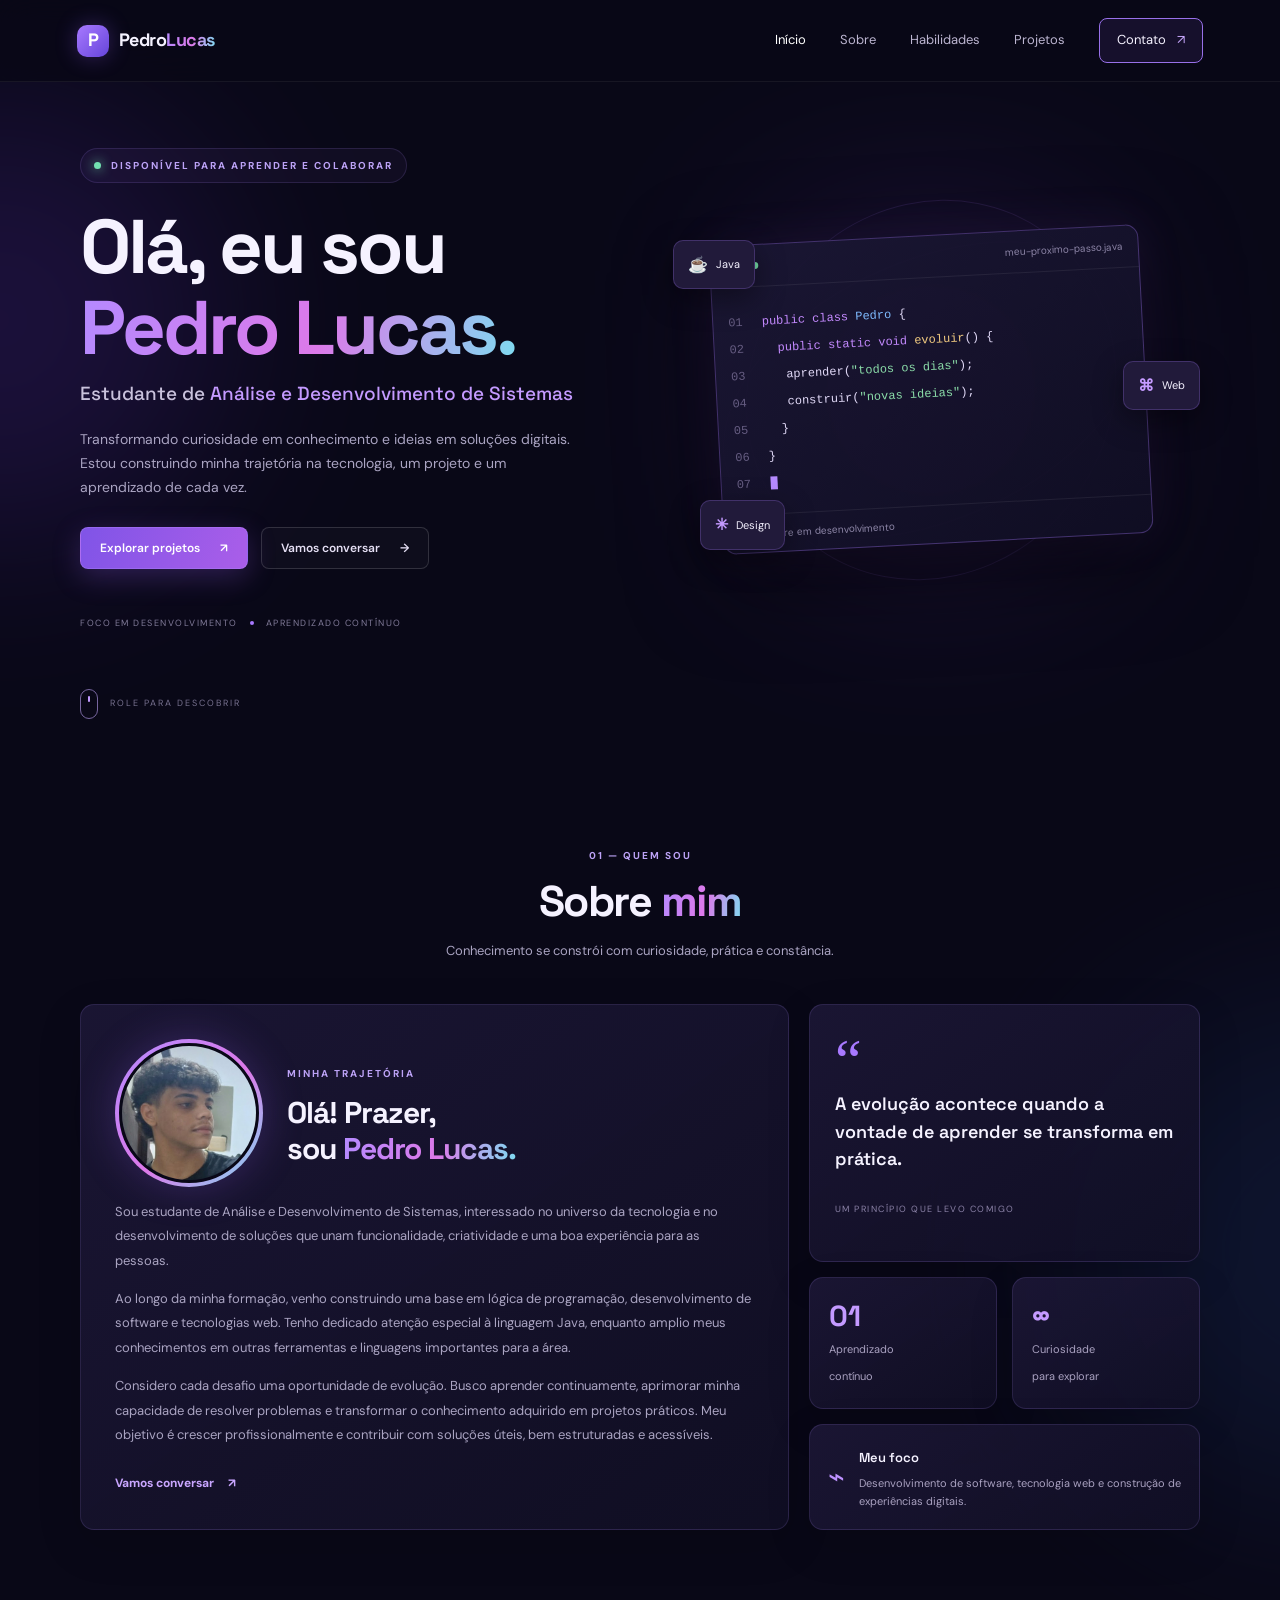
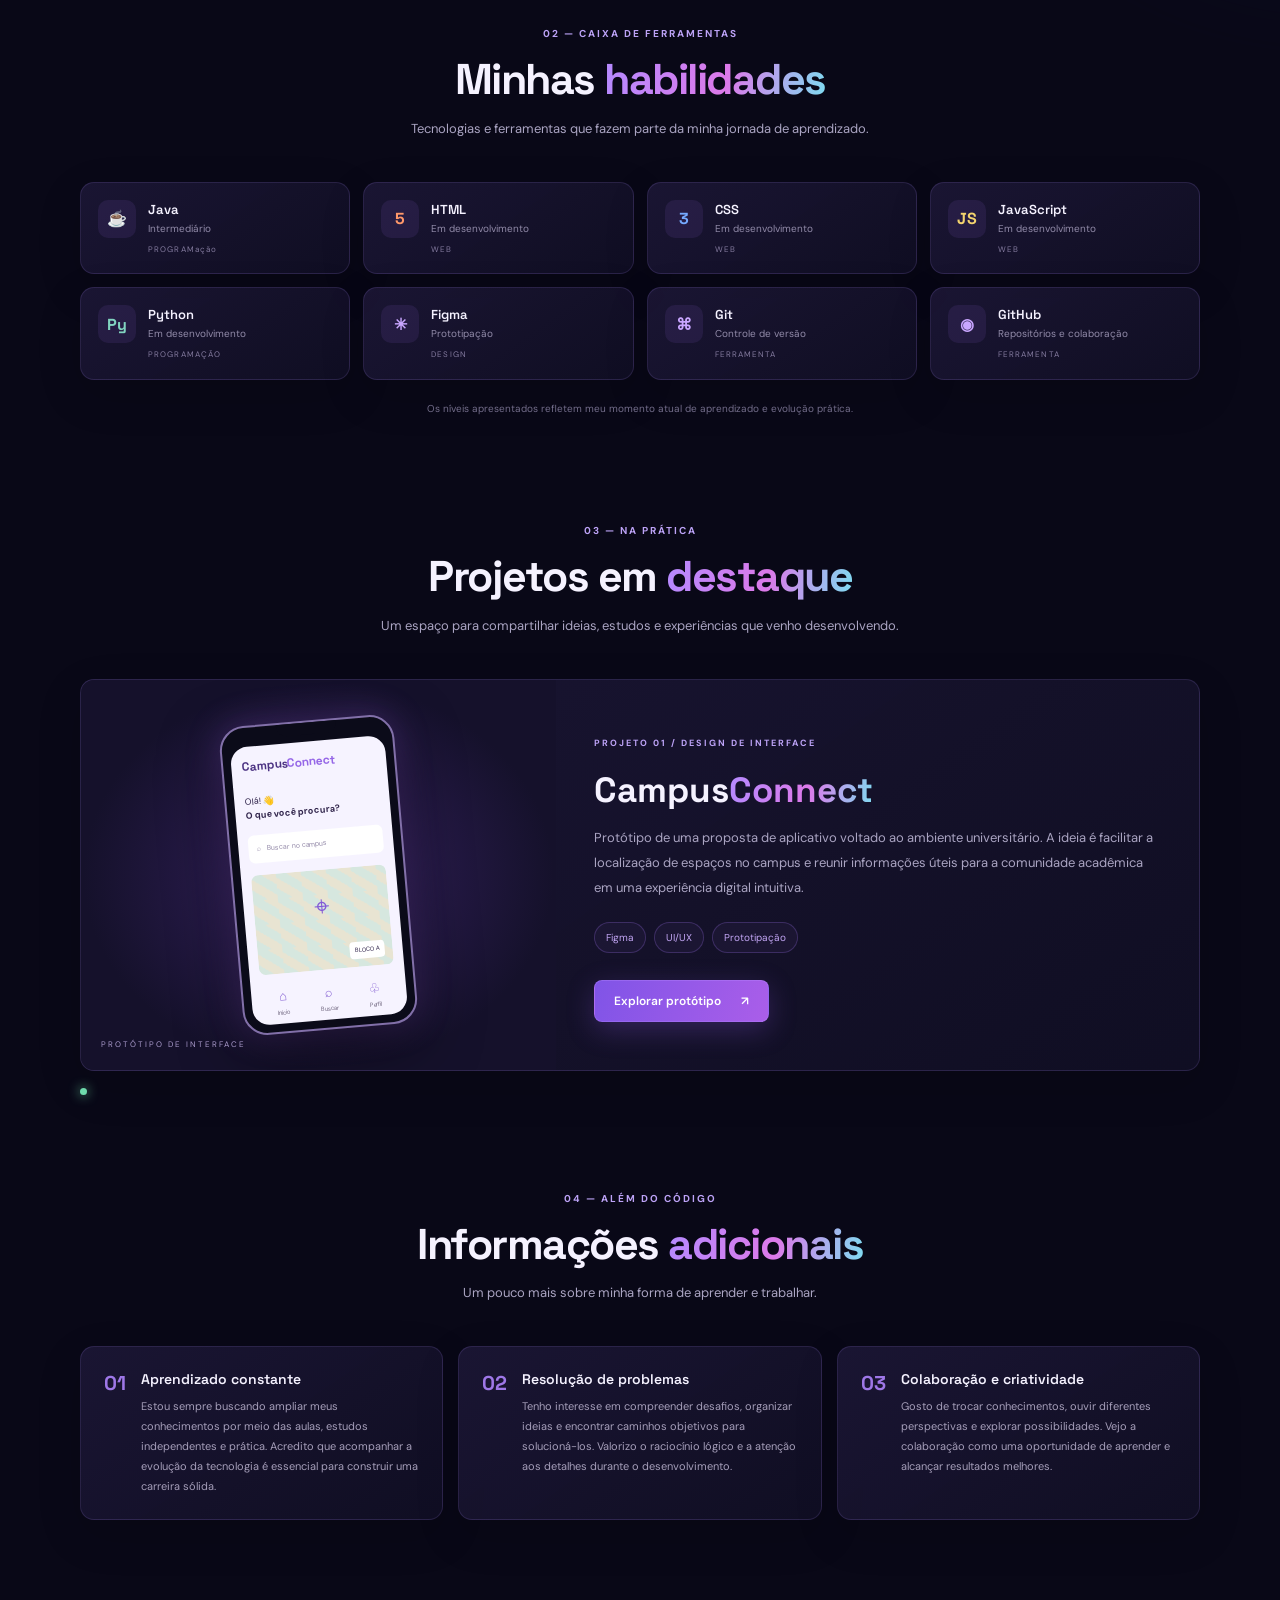
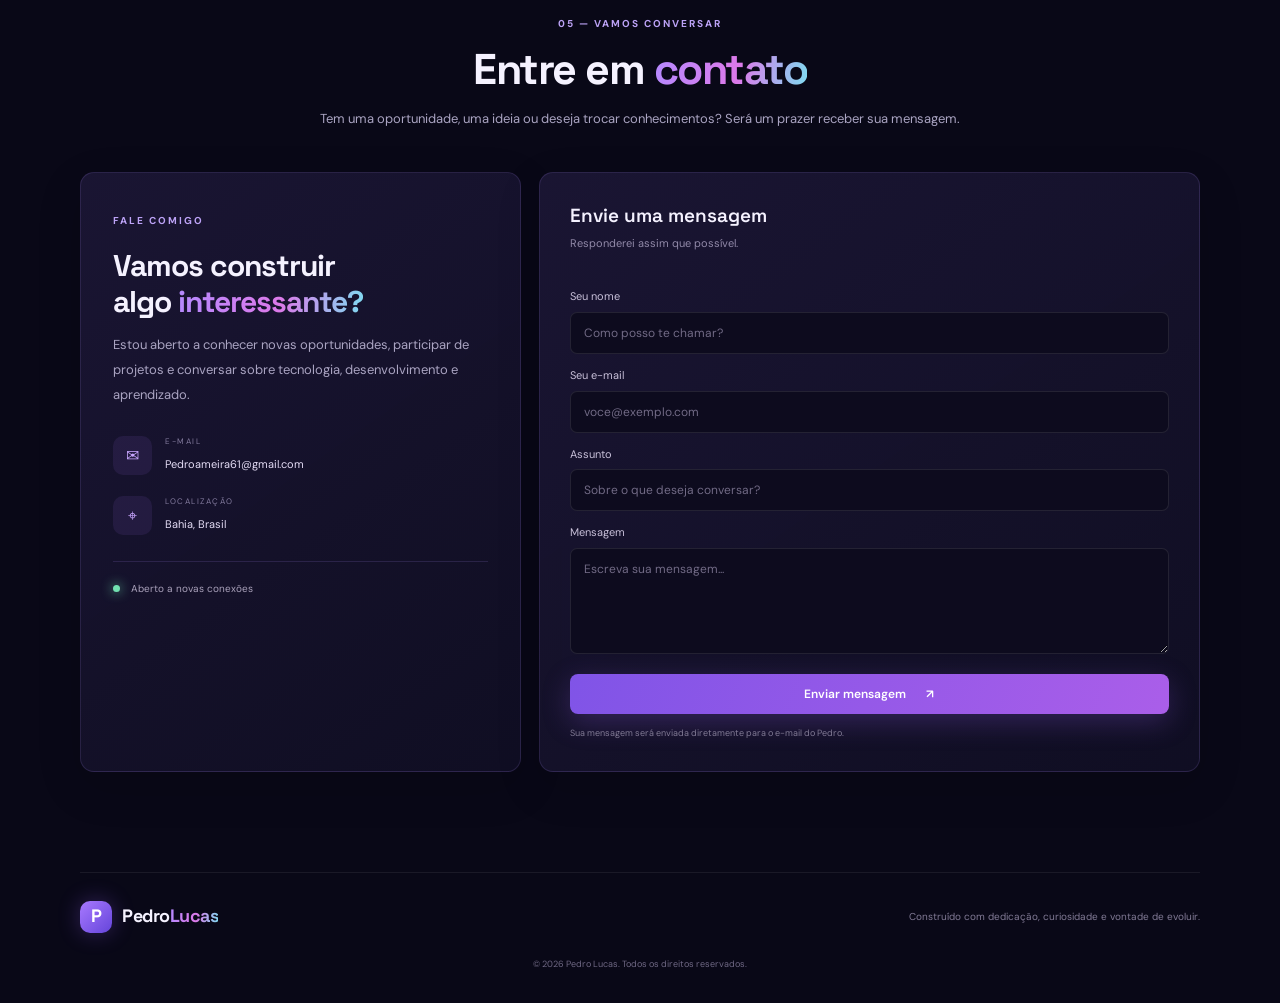
<file: index.html>
<!DOCTYPE html>
<html lang="pt-BR">
<head>
  <meta charset="UTF-8">
  <meta name="viewport" content="width=device-width, initial-scale=1.0">
  <meta name="theme-color" content="#090817">
  <meta name="description" content="Portfólio de Pedro Lucas, estudante de Análise e Desenvolvimento de Sistemas.">
  <title>Pedro Lucas | Portfólio</title>
  <link rel="preconnect" href="https://fonts.googleapis.com">
  <link rel="preconnect" href="https://fonts.gstatic.com" crossorigin>
  <link href="https://fonts.googleapis.com/css2?family=DM+Sans:wght@400;500;600;700&family=Space+Grotesk:wght@400;500;600;700&display=swap" rel="stylesheet">
  <link rel="stylesheet" href="style.css">
  <script src="script.js" defer></script>
</head>
<body>
  <div class="ambient ambient-one"></div>
  <div class="ambient ambient-two"></div>
  <header class="site-header">
    <a class="brand" href="#inicio" aria-label="Pedro Lucas, início"><span class="brand-mark">P</span><span>Pedro<span class="accent">Lucas</span></span></a>
    <button class="menu-toggle" aria-label="Abrir menu" aria-expanded="false" aria-controls="main-nav"><span></span><span></span><span></span></button>
    <nav id="main-nav" class="main-nav">
      <a class="nav-link active" href="#inicio">Início</a>
      <a class="nav-link" href="#sobre">Sobre</a>
      <a class="nav-link" href="#habilidades">Habilidades</a>
      <a class="nav-link" href="#projetos">Projetos</a>
      <a class="nav-contact" href="#contato">Contato <span>↗</span></a>
    </nav>
  </header>

  <main>
    <section class="hero section-shell" id="inicio">
      <div class="hero-copy reveal">
        <span class="eyebrow"><span class="pulse"></span> DISPONÍVEL PARA APRENDER E COLABORAR</span>
        <h1>Olá, eu sou<br><span class="gradient-text">Pedro Lucas.</span></h1>
        <h2>Estudante de <span>Análise e Desenvolvimento de Sistemas</span></h2>
        <p class="hero-description">Transformando curiosidade em conhecimento e ideias em soluções digitais. Estou construindo minha trajetória na tecnologia, um projeto e um aprendizado de cada vez.</p>
        <div class="hero-actions">
          <a class="button button-primary" href="#projetos">Explorar projetos <span>↗</span></a>
          <a class="button button-ghost" href="#contato">Vamos conversar <span>→</span></a>
        </div>
        <div class="social-line">
          <span>FOCO EM DESENVOLVIMENTO</span><i></i><span>APRENDIZADO CONTÍNUO</span>
        </div>
      </div>
      <div class="hero-art reveal" aria-label="Ilustração abstrata de desenvolvimento de software">
        <div class="orbit orbit-a"></div><div class="orbit orbit-b"></div>
        <div class="code-window">
          <div class="window-top"><span></span><span></span><span></span><small>meu-proximo-passo.java</small></div>
          <div class="code-lines">
            <p><b>01</b> <span class="code-purple">public class</span> <span class="code-blue">Pedro</span> {</p>
            <p><b>02</b> &nbsp; <span class="code-purple">public static void</span> <span class="code-yellow">evoluir</span>() {</p>
            <p><b>03</b> &nbsp;&nbsp; aprender(<span class="code-green">"todos os dias"</span>);</p>
            <p><b>04</b> &nbsp;&nbsp; construir(<span class="code-green">"novas ideias"</span>);</p>
            <p><b>05</b> &nbsp; }</p>
            <p><b>06</b> }</p>
            <p class="cursor-line"><b>07</b> <span class="cursor"></span></p>
          </div>
          <div class="window-footer"><span class="status-dot"></span> Sempre em desenvolvimento</div>
        </div>
        <div class="float-chip chip-java"><strong>☕</strong><span>Java</span></div>
        <div class="float-chip chip-web"><strong>⌘</strong><span>Web</span></div>
        <div class="float-chip chip-design"><strong>✳</strong><span>Design</span></div>
        <div class="hero-glow"></div>
      </div>
      <a class="scroll-cue" href="#sobre"><span></span> ROLE PARA DESCOBRIR</a>
    </section>

    <section class="section-shell about-section" id="sobre">
      <div class="section-heading reveal"><span class="section-kicker">01 — QUEM SOU</span><h2>Sobre <span class="gradient-text">mim</span></h2><p>Conhecimento se constrói com curiosidade, prática e constância.</p></div>
      <div class="about-grid">
        <article class="about-card glass-card reveal">
          <div class="about-profile">
            <div class="avatar-ring"><div class="avatar-frame"><img class="avatar" src="foto-pedro.jpg" alt="Foto de Pedro Lucas" width="704" height="1520" loading="lazy"></div></div>
            <div class="about-profile-text">
              <span class="card-overline">MINHA TRAJETÓRIA</span>
              <h3>Olá! Prazer,<br>sou <span class="gradient-text">Pedro Lucas.</span></h3>
            </div>
          </div>
          <p>Sou estudante de Análise e Desenvolvimento de Sistemas, interessado no universo da tecnologia e no desenvolvimento de soluções que unam funcionalidade, criatividade e uma boa experiência para as pessoas.</p>
          <p>Ao longo da minha formação, venho construindo uma base em lógica de programação, desenvolvimento de software e tecnologias web. Tenho dedicado atenção especial à linguagem Java, enquanto amplio meus conhecimentos em outras ferramentas e linguagens importantes para a área.</p>
          <p>Considero cada desafio uma oportunidade de evolução. Busco aprender continuamente, aprimorar minha capacidade de resolver problemas e transformar o conhecimento adquirido em projetos práticos. Meu objetivo é crescer profissionalmente e contribuir com soluções úteis, bem estruturadas e acessíveis.</p>
          <a class="text-link" href="#contato">Vamos conversar <span>↗</span></a>
        </article>
        <aside class="about-side reveal">
          <div class="quote-card glass-card"><span class="quote-mark">“</span><p>A evolução acontece quando a vontade de aprender se transforma em prática.</p><span class="quote-caption">UM PRINCÍPIO QUE LEVO COMIGO</span></div>
          <div class="mini-stats">
            <div class="stat-card glass-card"><strong>01</strong><span>Aprendizado<br>contínuo</span></div>
            <div class="stat-card glass-card"><strong>∞</strong><span>Curiosidade<br>para explorar</span></div>
          </div>
          <div class="focus-card glass-card"><span class="focus-icon">⌁</span><div><strong>Meu foco</strong><p>Desenvolvimento de software, tecnologia web e construção de experiências digitais.</p></div></div>
        </aside>
      </div>
    </section>

    <section class="section-shell skills-section" id="habilidades">
      <div class="section-heading reveal"><span class="section-kicker">02 — CAIXA DE FERRAMENTAS</span><h2>Minhas <span class="gradient-text">habilidades</span></h2><p>Tecnologias e ferramentas que fazem parte da minha jornada de aprendizado.</p></div>
      <div class="skills-grid">
        <article class="skill-card glass-card reveal"><span class="skill-icon java">☕</span><div><h3>Java</h3><p>Intermediário</p></div><span class="skill-tag">PROGRAMação</span></article>
        <article class="skill-card glass-card reveal"><span class="skill-icon html">5</span><div><h3>HTML</h3><p>Em desenvolvimento</p></div><span class="skill-tag">WEB</span></article>
        <article class="skill-card glass-card reveal"><span class="skill-icon css">3</span><div><h3>CSS</h3><p>Em desenvolvimento</p></div><span class="skill-tag">WEB</span></article>
        <article class="skill-card glass-card reveal"><span class="skill-icon js">JS</span><div><h3>JavaScript</h3><p>Em desenvolvimento</p></div><span class="skill-tag">WEB</span></article>
        <article class="skill-card glass-card reveal"><span class="skill-icon python">Py</span><div><h3>Python</h3><p>Em desenvolvimento</p></div><span class="skill-tag">PROGRAMAÇÃO</span></article>
        <article class="skill-card glass-card reveal"><span class="skill-icon figma">✳</span><div><h3>Figma</h3><p>Prototipação</p></div><span class="skill-tag">DESIGN</span></article>
        <article class="skill-card glass-card reveal"><span class="skill-icon git">⌘</span><div><h3>Git</h3><p>Controle de versão</p></div><span class="skill-tag">FERRAMENTA</span></article>
        <article class="skill-card glass-card reveal"><span class="skill-icon github">◉</span><div><h3>GitHub</h3><p>Repositórios e colaboração</p></div><span class="skill-tag">FERRAMENTA</span></article>
      </div>
      <p class="skills-note">Os níveis apresentados refletem meu momento atual de aprendizado e evolução prática.</p>
    </section>

    <section class="section-shell projects-section" id="projetos">
      <div class="section-heading reveal"><span class="section-kicker">03 — NA PRÁTICA</span><h2>Projetos em <span class="gradient-text">destaque</span></h2><p>Um espaço para compartilhar ideias, estudos e experiências que venho desenvolvendo.</p></div>
      <article class="project-feature glass-card reveal">
        <div class="project-preview">
          <div class="phone-frame"><div class="phone-notch"></div><div class="phone-screen"><div class="phone-brand">Campus<span>Connect</span></div><div class="phone-greeting">Olá! 👋<br><b>O que você procura?</b></div><div class="phone-search">⌕ &nbsp; Buscar no campus</div><div class="phone-map"><span class="map-pin">⌖</span><span class="map-label">BLOCO A</span><i></i></div><div class="phone-tiles"><span>⌂<small>Início</small></span><span>⌕<small>Buscar</small></span><span>♧<small>Perfil</small></span></div></div></div>
          <span class="preview-label">PROTÓTIPO DE INTERFACE</span>
        </div>
        <div class="project-info"><span class="project-number">PROJETO 01 / DESIGN DE INTERFACE</span><h3>Campus<span class="gradient-text">Connect</span></h3><p>Protótipo de uma proposta de aplicativo voltado ao ambiente universitário. A ideia é facilitar a localização de espaços no campus e reunir informações úteis para a comunidade acadêmica em uma experiência digital intuitiva.</p><div class="project-tags"><span>Figma</span><span>UI/UX</span><span>Prototipação</span></div><a class="button button-primary" href="https://www.figma.com/make/yuv2HvqdBgO4FFkBkZgX4M/CampusConnect-mobile-prototype?t=vC7dMRf7eZiBPGOr-1&preview-route=%2Fmenu" target="_blank" rel="noopener noreferrer">Explorar protótipo <span>↗</span></a></div>
      </article>
      <div class="project-footnote"><span class="pulse"></span> </div>
    </section>

    <section class="section-shell extra-section">
      <div class="section-heading reveal"><span class="section-kicker">04 — ALÉM DO CÓDIGO</span><h2>Informações <span class="gradient-text">adicionais</span></h2><p>Um pouco mais sobre minha forma de aprender e trabalhar.</p></div>
      <div class="extra-grid">
        <article class="extra-card glass-card reveal"><span>01</span><div><h3>Aprendizado constante</h3><p>Estou sempre buscando ampliar meus conhecimentos por meio das aulas, estudos independentes e prática. Acredito que acompanhar a evolução da tecnologia é essencial para construir uma carreira sólida.</p></div></article>
        <article class="extra-card glass-card reveal"><span>02</span><div><h3>Resolução de problemas</h3><p>Tenho interesse em compreender desafios, organizar ideias e encontrar caminhos objetivos para solucioná-los. Valorizo o raciocínio lógico e a atenção aos detalhes durante o desenvolvimento.</p></div></article>
        <article class="extra-card glass-card reveal"><span>03</span><div><h3>Colaboração e criatividade</h3><p>Gosto de trocar conhecimentos, ouvir diferentes perspectivas e explorar possibilidades. Vejo a colaboração como uma oportunidade de aprender e alcançar resultados melhores.</p></div></article>
      </div>
    </section>

    <section class="section-shell contact-section" id="contato">
      <div class="section-heading reveal"><span class="section-kicker">05 — VAMOS CONVERSAR</span><h2>Entre em <span class="gradient-text">contato</span></h2><p>Tem uma oportunidade, uma ideia ou deseja trocar conhecimentos? Será um prazer receber sua mensagem.</p></div>
      <div class="contact-grid">
        <aside class="contact-aside glass-card reveal"><span class="card-overline">FALE COMIGO</span><h3>Vamos construir<br>algo <span class="gradient-text">interessante?</span></h3><p>Estou aberto a conhecer novas oportunidades, participar de projetos e conversar sobre tecnologia, desenvolvimento e aprendizado.</p><div class="contact-method"><span class="contact-icon">✉</span><div><small>E-MAIL</small><a href="mailto:Pedroameira61@gmail.com">Pedroameira61@gmail.com</a></div></div><div class="contact-method"><span class="contact-icon">⌖</span><div><small>LOCALIZAÇÃO</small><span>Bahia, Brasil</span></div></div><div class="availability"><span class="pulse"></span> Aberto a novas conexões</div></aside>
        <form class="contact-form glass-card reveal" id="contact-form" novalidate>
          <input type="text" name="website" class="honeypot" tabindex="-1" autocomplete="off" aria-hidden="true">
          <div class="form-heading"><h3>Envie uma mensagem</h3><span>Responderei assim que possível.</span></div>
          <label for="contact-name">Seu nome</label><input id="contact-name" name="name" type="text" placeholder="Como posso te chamar?" maxlength="90" required>
          <label for="contact-email">Seu e-mail</label><input id="contact-email" name="email" type="email" placeholder="voce@exemplo.com" maxlength="120" required>
          <label for="contact-subject">Assunto</label><input id="contact-subject" name="subject" type="text" placeholder="Sobre o que deseja conversar?" maxlength="120" required>
          <label for="contact-message">Mensagem</label><textarea id="contact-message" name="message" rows="5" placeholder="Escreva sua mensagem..." minlength="10" maxlength="2000" required></textarea>
          <button class="button button-primary submit-button" type="submit">Enviar mensagem <span>↗</span></button>
          <p class="form-note" id="form-note" role="status" aria-live="polite">Sua mensagem será enviada diretamente para o e-mail do Pedro.</p>
        </form>
      </div>
    </section>
  </main>
  <footer class="site-footer"><a class="brand" href="#inicio"><span class="brand-mark">P</span><span>Pedro<span class="accent">Lucas</span></span></a><p>Construído com dedicação, curiosidade e vontade de evoluir.</p><span class="copyright">© <span id="year"></span> Pedro Lucas. Todos os direitos reservados.</span></footer>
</body>
</html>
</file>
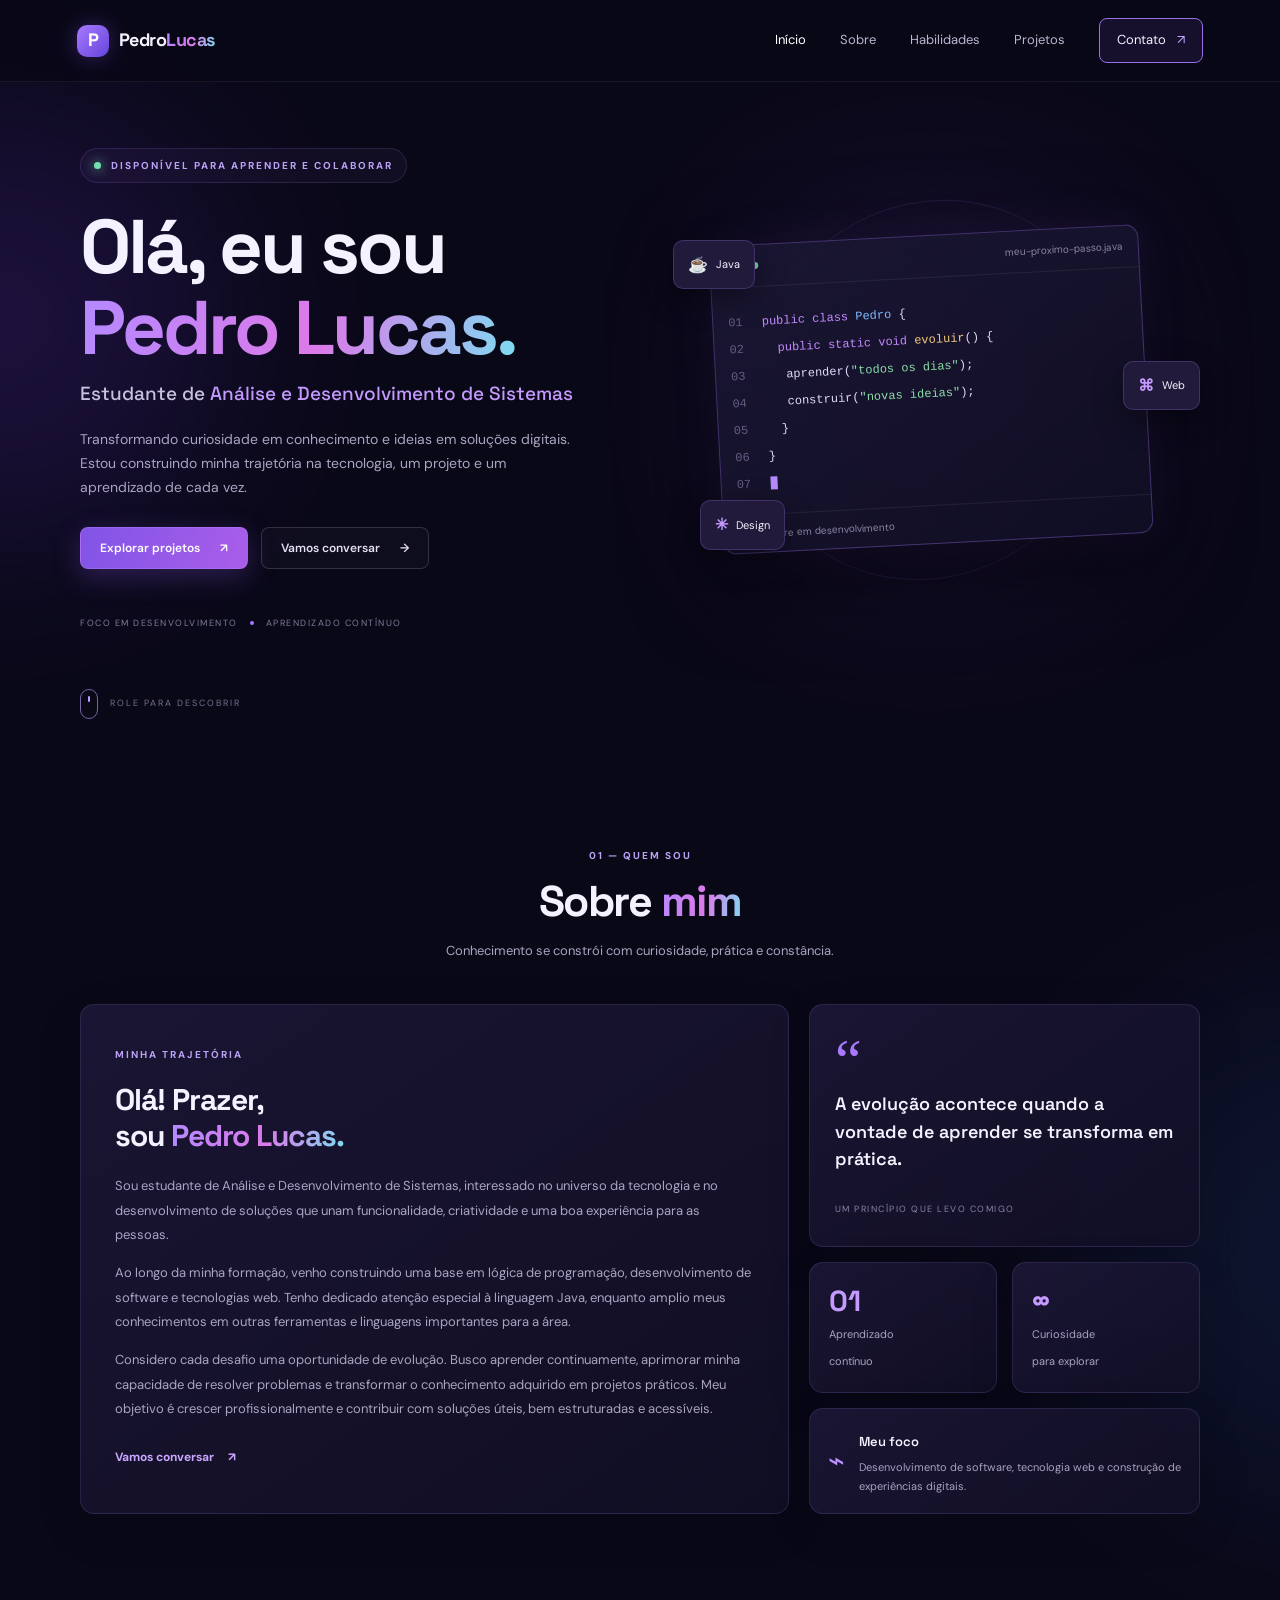
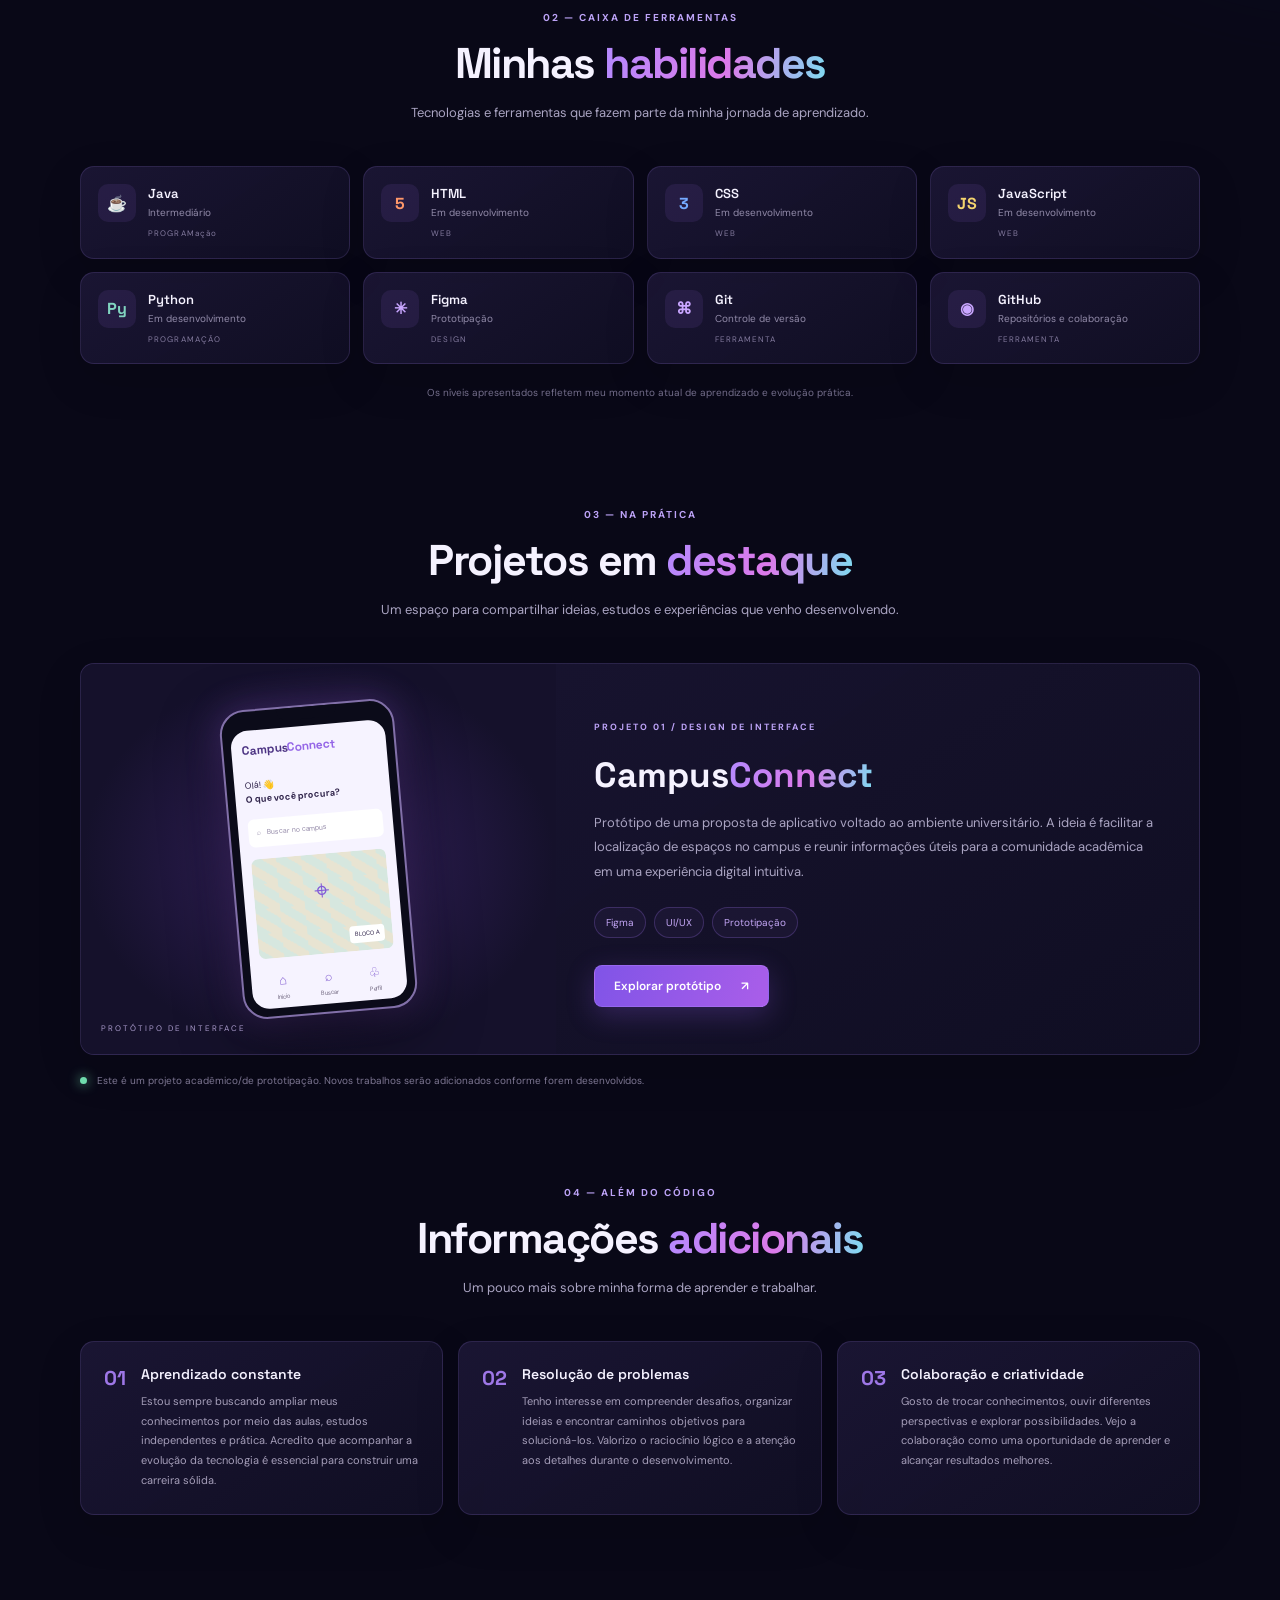
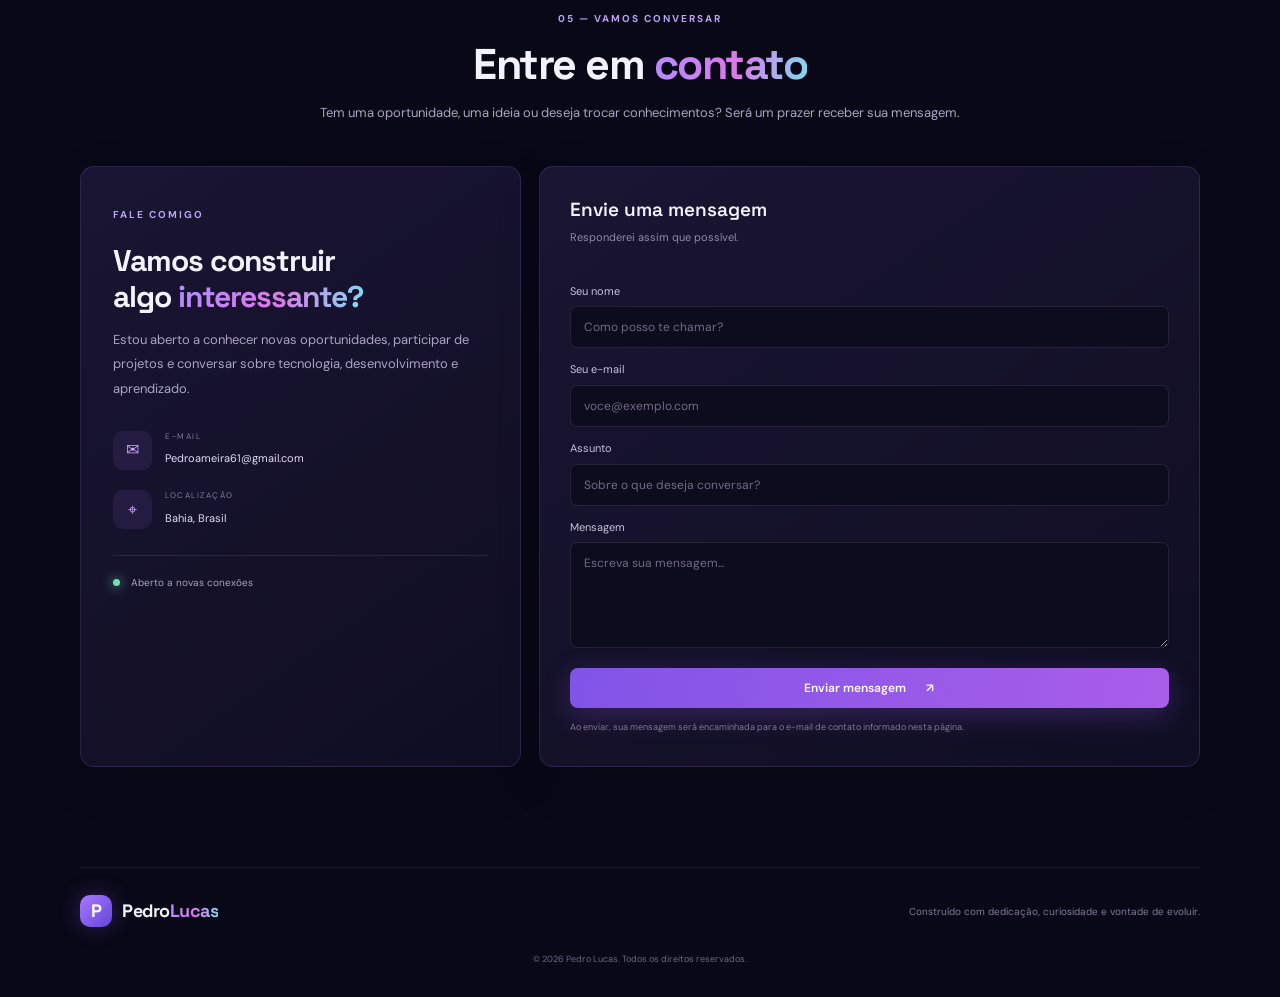
<file: portifolio index.html>
<!DOCTYPE html>
<html lang="pt-BR">
<head>
  <meta charset="UTF-8">
  <meta name="viewport" content="width=device-width, initial-scale=1.0">
  <meta name="theme-color" content="#090817">
  <meta name="description" content="Portfólio de Pedro Lucas, estudante de Análise e Desenvolvimento de Sistemas.">
  <title>Pedro Lucas | Portfólio</title>
  <link rel="preconnect" href="https://fonts.googleapis.com">
  <link rel="preconnect" href="https://fonts.gstatic.com" crossorigin>
  <link href="https://fonts.googleapis.com/css2?family=DM+Sans:wght@400;500;600;700&family=Space+Grotesk:wght@400;500;600;700&display=swap" rel="stylesheet">
  <link rel="stylesheet" href="style.css">
  <script src="script.js" defer></script>
</head>
<body>
  <div class="ambient ambient-one"></div>
  <div class="ambient ambient-two"></div>
  <header class="site-header">
    <a class="brand" href="#inicio" aria-label="Pedro Lucas, início"><span class="brand-mark">P</span><span>Pedro<span class="accent">Lucas</span></span></a>
    <button class="menu-toggle" aria-label="Abrir menu" aria-expanded="false" aria-controls="main-nav"><span></span><span></span><span></span></button>
    <nav id="main-nav" class="main-nav">
      <a class="nav-link active" href="#inicio">Início</a>
      <a class="nav-link" href="#sobre">Sobre</a>
      <a class="nav-link" href="#habilidades">Habilidades</a>
      <a class="nav-link" href="#projetos">Projetos</a>
      <a class="nav-contact" href="#contato">Contato <span>↗</span></a>
    </nav>
  </header>

  <main>
    <section class="hero section-shell" id="inicio">
      <div class="hero-copy reveal">
        <span class="eyebrow"><span class="pulse"></span> DISPONÍVEL PARA APRENDER E COLABORAR</span>
        <h1>Olá, eu sou<br><span class="gradient-text">Pedro Lucas.</span></h1>
        <h2>Estudante de <span>Análise e Desenvolvimento de Sistemas</span></h2>
        <p class="hero-description">Transformando curiosidade em conhecimento e ideias em soluções digitais. Estou construindo minha trajetória na tecnologia, um projeto e um aprendizado de cada vez.</p>
        <div class="hero-actions">
          <a class="button button-primary" href="#projetos">Explorar projetos <span>↗</span></a>
          <a class="button button-ghost" href="#contato">Vamos conversar <span>→</span></a>
        </div>
        <div class="social-line">
          <span>FOCO EM DESENVOLVIMENTO</span><i></i><span>APRENDIZADO CONTÍNUO</span>
        </div>
      </div>
      <div class="hero-art reveal" aria-label="Ilustração abstrata de desenvolvimento de software">
        <div class="orbit orbit-a"></div><div class="orbit orbit-b"></div>
        <div class="code-window">
          <div class="window-top"><span></span><span></span><span></span><small>meu-proximo-passo.java</small></div>
          <div class="code-lines">
            <p><b>01</b> <span class="code-purple">public class</span> <span class="code-blue">Pedro</span> {</p>
            <p><b>02</b> &nbsp; <span class="code-purple">public static void</span> <span class="code-yellow">evoluir</span>() {</p>
            <p><b>03</b> &nbsp;&nbsp; aprender(<span class="code-green">"todos os dias"</span>);</p>
            <p><b>04</b> &nbsp;&nbsp; construir(<span class="code-green">"novas ideias"</span>);</p>
            <p><b>05</b> &nbsp; }</p>
            <p><b>06</b> }</p>
            <p class="cursor-line"><b>07</b> <span class="cursor"></span></p>
          </div>
          <div class="window-footer"><span class="status-dot"></span> Sempre em desenvolvimento</div>
        </div>
        <div class="float-chip chip-java"><strong>☕</strong><span>Java</span></div>
        <div class="float-chip chip-web"><strong>⌘</strong><span>Web</span></div>
        <div class="float-chip chip-design"><strong>✳</strong><span>Design</span></div>
        <div class="hero-glow"></div>
      </div>
      <a class="scroll-cue" href="#sobre"><span></span> ROLE PARA DESCOBRIR</a>
    </section>

    <section class="section-shell about-section" id="sobre">
      <div class="section-heading reveal"><span class="section-kicker">01 — QUEM SOU</span><h2>Sobre <span class="gradient-text">mim</span></h2><p>Conhecimento se constrói com curiosidade, prática e constância.</p></div>
      <div class="about-grid">
        <article class="about-card glass-card reveal">
          <span class="card-overline">MINHA TRAJETÓRIA</span>
          <h3>Olá! Prazer,<br>sou <span class="gradient-text">Pedro Lucas.</span></h3>
          <p>Sou estudante de Análise e Desenvolvimento de Sistemas, interessado no universo da tecnologia e no desenvolvimento de soluções que unam funcionalidade, criatividade e uma boa experiência para as pessoas.</p>
          <p>Ao longo da minha formação, venho construindo uma base em lógica de programação, desenvolvimento de software e tecnologias web. Tenho dedicado atenção especial à linguagem Java, enquanto amplio meus conhecimentos em outras ferramentas e linguagens importantes para a área.</p>
          <p>Considero cada desafio uma oportunidade de evolução. Busco aprender continuamente, aprimorar minha capacidade de resolver problemas e transformar o conhecimento adquirido em projetos práticos. Meu objetivo é crescer profissionalmente e contribuir com soluções úteis, bem estruturadas e acessíveis.</p>
          <a class="text-link" href="#contato">Vamos conversar <span>↗</span></a>
        </article>
        <aside class="about-side reveal">
          <div class="quote-card glass-card"><span class="quote-mark">“</span><p>A evolução acontece quando a vontade de aprender se transforma em prática.</p><span class="quote-caption">UM PRINCÍPIO QUE LEVO COMIGO</span></div>
          <div class="mini-stats">
            <div class="stat-card glass-card"><strong>01</strong><span>Aprendizado<br>contínuo</span></div>
            <div class="stat-card glass-card"><strong>∞</strong><span>Curiosidade<br>para explorar</span></div>
          </div>
          <div class="focus-card glass-card"><span class="focus-icon">⌁</span><div><strong>Meu foco</strong><p>Desenvolvimento de software, tecnologia web e construção de experiências digitais.</p></div></div>
        </aside>
      </div>
    </section>

    <section class="section-shell skills-section" id="habilidades">
      <div class="section-heading reveal"><span class="section-kicker">02 — CAIXA DE FERRAMENTAS</span><h2>Minhas <span class="gradient-text">habilidades</span></h2><p>Tecnologias e ferramentas que fazem parte da minha jornada de aprendizado.</p></div>
      <div class="skills-grid">
        <article class="skill-card glass-card reveal"><span class="skill-icon java">☕</span><div><h3>Java</h3><p>Intermediário</p></div><span class="skill-tag">PROGRAMação</span></article>
        <article class="skill-card glass-card reveal"><span class="skill-icon html">5</span><div><h3>HTML</h3><p>Em desenvolvimento</p></div><span class="skill-tag">WEB</span></article>
        <article class="skill-card glass-card reveal"><span class="skill-icon css">3</span><div><h3>CSS</h3><p>Em desenvolvimento</p></div><span class="skill-tag">WEB</span></article>
        <article class="skill-card glass-card reveal"><span class="skill-icon js">JS</span><div><h3>JavaScript</h3><p>Em desenvolvimento</p></div><span class="skill-tag">WEB</span></article>
        <article class="skill-card glass-card reveal"><span class="skill-icon python">Py</span><div><h3>Python</h3><p>Em desenvolvimento</p></div><span class="skill-tag">PROGRAMAÇÃO</span></article>
        <article class="skill-card glass-card reveal"><span class="skill-icon figma">✳</span><div><h3>Figma</h3><p>Prototipação</p></div><span class="skill-tag">DESIGN</span></article>
        <article class="skill-card glass-card reveal"><span class="skill-icon git">⌘</span><div><h3>Git</h3><p>Controle de versão</p></div><span class="skill-tag">FERRAMENTA</span></article>
        <article class="skill-card glass-card reveal"><span class="skill-icon github">◉</span><div><h3>GitHub</h3><p>Repositórios e colaboração</p></div><span class="skill-tag">FERRAMENTA</span></article>
      </div>
      <p class="skills-note">Os níveis apresentados refletem meu momento atual de aprendizado e evolução prática.</p>
    </section>

    <section class="section-shell projects-section" id="projetos">
      <div class="section-heading reveal"><span class="section-kicker">03 — NA PRÁTICA</span><h2>Projetos em <span class="gradient-text">destaque</span></h2><p>Um espaço para compartilhar ideias, estudos e experiências que venho desenvolvendo.</p></div>
      <article class="project-feature glass-card reveal">
        <div class="project-preview">
          <div class="phone-frame"><div class="phone-notch"></div><div class="phone-screen"><div class="phone-brand">Campus<span>Connect</span></div><div class="phone-greeting">Olá! 👋<br><b>O que você procura?</b></div><div class="phone-search">⌕ &nbsp; Buscar no campus</div><div class="phone-map"><span class="map-pin">⌖</span><span class="map-label">BLOCO A</span><i></i></div><div class="phone-tiles"><span>⌂<small>Início</small></span><span>⌕<small>Buscar</small></span><span>♧<small>Perfil</small></span></div></div></div>
          <span class="preview-label">PROTÓTIPO DE INTERFACE</span>
        </div>
        <div class="project-info"><span class="project-number">PROJETO 01 / DESIGN DE INTERFACE</span><h3>Campus<span class="gradient-text">Connect</span></h3><p>Protótipo de uma proposta de aplicativo voltado ao ambiente universitário. A ideia é facilitar a localização de espaços no campus e reunir informações úteis para a comunidade acadêmica em uma experiência digital intuitiva.</p><div class="project-tags"><span>Figma</span><span>UI/UX</span><span>Prototipação</span></div><a class="button button-primary" href="https://www.figma.com/make/yuv2HvqdBgO4FFkBkZgX4M/CampusConnect-mobile-prototype?t=vC7dMRf7eZiBPGOr-1&preview-route=%2Fmenu" target="_blank" rel="noopener noreferrer">Explorar protótipo <span>↗</span></a></div>
      </article>
      <div class="project-footnote"><span class="pulse"></span> Este é um projeto acadêmico/de prototipação. Novos trabalhos serão adicionados conforme forem desenvolvidos.</div>
    </section>

    <section class="section-shell extra-section">
      <div class="section-heading reveal"><span class="section-kicker">04 — ALÉM DO CÓDIGO</span><h2>Informações <span class="gradient-text">adicionais</span></h2><p>Um pouco mais sobre minha forma de aprender e trabalhar.</p></div>
      <div class="extra-grid">
        <article class="extra-card glass-card reveal"><span>01</span><div><h3>Aprendizado constante</h3><p>Estou sempre buscando ampliar meus conhecimentos por meio das aulas, estudos independentes e prática. Acredito que acompanhar a evolução da tecnologia é essencial para construir uma carreira sólida.</p></div></article>
        <article class="extra-card glass-card reveal"><span>02</span><div><h3>Resolução de problemas</h3><p>Tenho interesse em compreender desafios, organizar ideias e encontrar caminhos objetivos para solucioná-los. Valorizo o raciocínio lógico e a atenção aos detalhes durante o desenvolvimento.</p></div></article>
        <article class="extra-card glass-card reveal"><span>03</span><div><h3>Colaboração e criatividade</h3><p>Gosto de trocar conhecimentos, ouvir diferentes perspectivas e explorar possibilidades. Vejo a colaboração como uma oportunidade de aprender e alcançar resultados melhores.</p></div></article>
      </div>
    </section>

    <section class="section-shell contact-section" id="contato">
      <div class="section-heading reveal"><span class="section-kicker">05 — VAMOS CONVERSAR</span><h2>Entre em <span class="gradient-text">contato</span></h2><p>Tem uma oportunidade, uma ideia ou deseja trocar conhecimentos? Será um prazer receber sua mensagem.</p></div>
      <div class="contact-grid">
        <aside class="contact-aside glass-card reveal"><span class="card-overline">FALE COMIGO</span><h3>Vamos construir<br>algo <span class="gradient-text">interessante?</span></h3><p>Estou aberto a conhecer novas oportunidades, participar de projetos e conversar sobre tecnologia, desenvolvimento e aprendizado.</p><div class="contact-method"><span class="contact-icon">✉</span><div><small>E-MAIL</small><a href="mailto:Pedroameira61@gmail.com">Pedroameira61@gmail.com</a></div></div><div class="contact-method"><span class="contact-icon">⌖</span><div><small>LOCALIZAÇÃO</small><span>Bahia, Brasil</span></div></div><div class="availability"><span class="pulse"></span> Aberto a novas conexões</div></aside>
        <form class="contact-form glass-card reveal" id="contact-form" action="https://formsubmit.co/Pedroameira61@gmail.com" method="POST">
          <input type="hidden" name="_subject" value="Nova mensagem pelo portfólio de Pedro Lucas">
          <input type="hidden" name="_template" value="table">
          <input type="hidden" name="_captcha" value="true">
          <input type="text" name="_honey" class="honeypot" tabindex="-1" autocomplete="off">
          <div class="form-heading"><h3>Envie uma mensagem</h3><span>Responderei assim que possível.</span></div>
          <label for="contact-name">Seu nome</label><input id="contact-name" name="name" type="text" placeholder="Como posso te chamar?" maxlength="90" required>
          <label for="contact-email">Seu e-mail</label><input id="contact-email" name="email" type="email" placeholder="voce@exemplo.com" maxlength="120" required>
          <label for="contact-subject">Assunto</label><input id="contact-subject" name="subject" type="text" placeholder="Sobre o que deseja conversar?" maxlength="120" required>
          <label for="contact-message">Mensagem</label><textarea id="contact-message" name="message" rows="5" placeholder="Escreva sua mensagem..." minlength="10" maxlength="2000" required></textarea>
          <button class="button button-primary submit-button" type="submit">Enviar mensagem <span>↗</span></button>
          <p class="form-note" id="form-note">Ao enviar, sua mensagem será encaminhada para o e-mail de contato informado nesta página.</p>
        </form>
      </div>
    </section>
  </main>
  <footer class="site-footer"><a class="brand" href="#inicio"><span class="brand-mark">P</span><span>Pedro<span class="accent">Lucas</span></span></a><p>Construído com dedicação, curiosidade e vontade de evoluir.</p><span class="copyright">© <span id="year"></span> Pedro Lucas. Todos os direitos reservados.</span></footer>
</body>
</html>
</file>
<file: style.css>
:root {
  --bg: #090817;
  --bg2: #0d0b20;
  --panel: rgba(24,20,49,.72);
  --line: rgba(172,143,255,.15);
  --text: #f5f2ff;
  --muted: #aaa4c2;
  --purple: #a879ff;
  --pink: #d26aff;
  --cyan: #73d9ed;
  --font: 'DM Sans',sans-serif;
  --display: 'Space Grotesk',sans-serif;
}

* {
  box-sizing: border-box;
}

html {
  scroll-behavior: smooth;
  scroll-padding-top: 95px;
}

body {
  margin: 0;
  background: var(--bg);
  color: var(--text);
  font-family: var(--font);
  line-height: 1.7;
  overflow-x: hidden;
}

a {
  color: inherit;
  text-decoration: none;
}

.ambient {
  position: absolute;
  z-index: -1;
  pointer-events: none;
  border-radius: 50%;
  filter: blur(100px);
  opacity: .18;
}

.ambient-one {
  width: 440px;
  height: 440px;
  background: #7139dd;
  top: 100px;
  left: -220px;
}

.ambient-two {
  width: 500px;
  height: 500px;
  background: #254b91;
  top: 1000px;
  right: -300px;
}

.site-header {
  height: 82px;
  position: sticky;
  top: 0;
  z-index: 20;
  display: flex;
  align-items: center;
  justify-content: space-between;
  padding: 0 max(calc((100% - 1160px)/2),6%);
  background: rgba(9,8,23,.82);
  border-bottom: 1px solid rgba(255,255,255,.06);
  backdrop-filter: blur(18px);
}

.brand {
  display: flex;
  align-items: center;
  gap: 10px;
  font-family: var(--display);
  font-weight: 700;
  font-size: 18px;
  letter-spacing: -.5px;
}

.brand-mark {
  width: 32px;
  height: 32px;
  display: grid;
  place-items: center;
  border-radius: 10px;
  background: linear-gradient(135deg,#a879ff,#6545da);
  box-shadow: 0 0 22px #8756e755;
  color: white;
}

.accent,
.gradient-text {
  background: linear-gradient(100deg,#b48aff,#dc79e9 55%,#7edcf1);
  -webkit-background-clip: text;
  background-clip: text;
  color: transparent;
}

.main-nav {
  display: flex;
  align-items: center;
  gap: 34px;
}

.nav-link {
  font-size: 13px;
  color: #bcb5d1;
  transition: .25s;
}

.nav-link:hover,
.nav-link.active {
  color: white;
}

.nav-contact {
  font-size: 13px;
  padding: 10px 17px;
  border: 1px solid #9870e9;
  border-radius: 8px;
  background: #8b5ce51c;
}

.nav-contact span {
  color: #c9a9ff;
  margin-left: 8px;
}

.menu-toggle {
  display: none;
  background: none;
  border: 0;
}

.section-shell {
  width: min(1120px,88%);
  margin: auto;
}

.hero {
  min-height: 670px;
  display: grid;
  grid-template-columns: 1.04fr .96fr;
  align-items: center;
  position: relative;
  padding-top: 45px;
  padding-bottom: 100px;
}

.eyebrow,
.section-kicker,
.card-overline,
.project-number {
  font-size: 10px;
  letter-spacing: 2px;
  color: #bda3f7;
  font-weight: 700;
}

.eyebrow {
  display: inline-flex;
  align-items: center;
  gap: 10px;
  padding: 8px 13px;
  border: 1px solid var(--line);
  border-radius: 30px;
  background: #a879ff0d;
}

.pulse,
.status-dot {
  width: 7px;
  height: 7px;
  background: #72e1b1;
  border-radius: 50%;
  box-shadow: 0 0 12px #72e1b1;
  display: inline-block;
}

.hero h1 {
  font: 700 clamp(48px,6vw,76px)/1.06 var(--display);
  letter-spacing: -3px;
  margin: 24px 0 13px;
}

.hero h2 {
  font: 500 19px var(--display);
  color: #c9c2dc;
  margin: 0;
}

.hero h2 span {
  color: #c49aff;
}

.hero-description {
  max-width: 510px;
  color: var(--muted);
  font-size: 14px;
  margin: 22px 0 27px;
}

.hero-actions {
  display: flex;
  gap: 13px;
  flex-wrap: wrap;
}

.button {
  display: inline-flex;
  align-items: center;
  justify-content: center;
  gap: 20px;
  padding: 12px 19px;
  border-radius: 8px;
  font: 600 12px var(--font);
  cursor: pointer;
  transition: transform .25s,box-shadow .25s,border-color .25s;
}

.button:hover {
  transform: translateY(-3px);
}

.button-primary {
  background: linear-gradient(110deg,#8054e7,#aa5ee9);
  color: white;
  box-shadow: 0 8px 28px #8e5be544;
  border: 1px solid #b58aff55;
}

.button-primary:hover {
  box-shadow: 0 10px 35px #9b62ff77;
}

.button-ghost {
  border: 1px solid #ffffff25;
  color: #e5dff4;
  background: #ffffff06;
}

.social-line {
  display: flex;
  align-items: center;
  gap: 12px;
  margin-top: 47px;
  color: #817b99;
  font-size: 9px;
  letter-spacing: 1.5px;
}

.social-line i {
  width: 4px;
  height: 4px;
  border-radius: 50%;
  background: #a879ff;
}

.hero-art {
  min-height: 410px;
  display: grid;
  place-items: center;
  position: relative;
}

.hero-glow {
  position: absolute;
  width: 300px;
  height: 300px;
  background: #8e50e9;
  filter: blur(110px);
  opacity: .2;
  z-index: -1;
}

.orbit {
  position: absolute;
  border: 1px solid #a879ff20;
  border-radius: 50%;
  transform: rotate(-24deg);
}

.orbit-a {
  width: 440px;
  height: 260px;
}

.orbit-b {
  width: 360px;
  height: 390px;
  transform: rotate(35deg);
}

.code-window {
  width: min(430px,100%);
  position: relative;
  z-index: 2;
  border: 1px solid #a879ff50;
  border-radius: 13px;
  background: linear-gradient(145deg,#1b1734f5,#100e23f5);
  box-shadow: 0 25px 90px #0009,0 0 45px #8c5bea20;
  transform: rotate(-3deg);
}

.window-top {
  height: 42px;
  border-bottom: 1px solid #ffffff12;
  display: flex;
  align-items: center;
  gap: 6px;
  padding: 0 15px;
}

.window-top>span {
  width: 7px;
  height: 7px;
  border-radius: 50%;
  background: #9c70e8;
}

.window-top>span:nth-child(2) {
  background: #e8b96b;
}

.window-top>span:nth-child(3) {
  background: #73d9a4;
}

.window-top small {
  margin-left: auto;
  color: #8b83a5;
  font-size: 10px;
}

.code-lines {
  padding: 22px 15px 16px;
  font: 12px/2.25 monospace;
  color: #e1d9f7;
}

.code-lines p {
  margin: 0;
}

.code-lines b {
  color: #665d82;
  font-weight: 400;
  margin-right: 12px;
}

.code-purple {
  color: #c48aff;
}

.code-blue {
  color: #7fbbff;
}

.code-yellow {
  color: #f2cb80;
}

.code-green {
  color: #8bdda9;
}

.cursor {
  display: inline-block;
  width: 7px;
  height: 13px;
  background: #b58aff;
  vertical-align: middle;
  animation: blink 1s infinite;
}

@keyframes blink {
  50% {
    opacity: 0;
  }
}

.window-footer {
  border-top: 1px solid #ffffff12;
  padding: 10px 15px;
  color: #8d86a7;
  font-size: 10px;
}

.window-footer .status-dot {
  margin-right: 8px;
}

.float-chip {
  position: absolute;
  z-index: 3;
  display: flex;
  align-items: center;
  gap: 8px;
  padding: 10px 14px;
  border-radius: 10px;
  background: #211a3a;
  border: 1px solid #a879ff3d;
  box-shadow: 0 10px 30px #0006;
  font-size: 11px;
}

.float-chip strong {
  font-size: 16px;
  color: #c49aff;
}

.chip-java {
  top: 55px;
  left: 2%;
}

.chip-web {
  right: 0;
  top: 43%;
}

.chip-design {
  bottom: 45px;
  left: 7%;
}

.scroll-cue {
  position: absolute;
  bottom: 33px;
  left: 0;
  color: #77718f;
  font-size: 9px;
  letter-spacing: 2px;
  display: flex;
  align-items: center;
  gap: 12px;
}

.scroll-cue span {
  height: 30px;
  width: 18px;
  border: 1px solid #76659e;
  border-radius: 20px;
  position: relative;
}

.scroll-cue span:after {
  content: "";
  position: absolute;
  top: 6px;
  left: 7px;
  width: 2px;
  height: 6px;
  background: #c19aff;
  border-radius: 2px;
}

.section-heading {
  text-align: center;
  margin-bottom: 42px;
}

.section-kicker {
  display: block;
  margin-bottom: 12px;
}

.section-heading h2 {
  font: 700 clamp(32px,4vw,43px)/1.2 var(--display);
  letter-spacing: -1.5px;
  margin: 0;
}

.section-heading>p {
  color: var(--muted);
  font-size: 13px;
  margin: 12px 0 0;
}

.about-section,
.skills-section,
.projects-section,
.extra-section,
.contact-section {
  padding-top: 95px;
}

.glass-card {
  background: linear-gradient(145deg,rgba(31,25,58,.8),rgba(17,15,37,.86));
  border: 1px solid var(--line);
  border-radius: 14px;
  box-shadow: 0 15px 45px #0002;
}

.about-grid {
  display: grid;
  grid-template-columns: 1.45fr .8fr;
  gap: 20px;
}

.about-card {
  padding: 34px;
}

.about-card h3,
.contact-aside h3 {
  font: 700 30px/1.2 var(--display);
  letter-spacing: -1px;
  margin: 16px 0 20px;
}

.about-card p,
.contact-aside>p {
  color: #aaa4c2;
  font-size: 13px;
  line-height: 1.9;
}

.text-link {
  display: inline-flex;
  gap: 14px;
  color: #c9a6ff;
  font-size: 12px;
  font-weight: 700;
  margin-top: 12px;
}

.about-side {
  display: flex;
  flex-direction: column;
  gap: 15px;
}

.quote-card {
  padding: 25px;
  flex: 1;
}

.quote-mark {
  font: 60px Georgia;
  color: #a879ff;
  line-height: 1;
}

.quote-card p {
  font: 600 18px/1.55 var(--display);
  margin: 0 0 20px;
}

.quote-caption {
  font-size: 9px;
  letter-spacing: 1.5px;
  color: #8c83a8;
}

.mini-stats {
  display: grid;
  grid-template-columns: 1fr 1fr;
  gap: 15px;
}

.stat-card {
  padding: 19px;
}

.stat-card strong {
  display: block;
  font: 700 29px var(--display);
  color: #c49aff;
}

.stat-card span {
  font-size: 11px;
  color: #a9a1c0;
}

.focus-card {
  padding: 18px;
  display: flex;
  gap: 14px;
  align-items: center;
}

.focus-icon {
  font-size: 28px;
  color: #bd91ff;
}

.focus-card strong {
  font: 600 13px var(--display);
}

.focus-card p {
  font-size: 11px;
  color: #a9a1c0;
  margin: 4px 0 0;
}

.skills-grid {
  display: grid;
  grid-template-columns: repeat(4,1fr);
  gap: 13px;
}

.skill-card {
  padding: 17px;
  display: flex;
  align-items: center;
  gap: 12px;
  position: relative;
  min-height: 85px;
  flex-wrap: wrap;
}

.skill-icon {
  width: 38px;
  height: 38px;
  flex: 0 0 38px;
  display: grid;
  place-items: center;
  border-radius: 10px;
  background: #a879ff18;
  color: #c9a6ff;
  font: 700 16px var(--display);
}

.skill-icon.html {
  color: #ff986a;
}

.skill-icon.css {
  color: #75aaff;
}

.skill-icon.js {
  color: #f4d46e;
}

.skill-icon.python {
  color: #81d4c0;
}

.skill-card h3 {
  font: 600 13px var(--display);
  margin: 0;
}

.skill-card p {
  font-size: 10px;
  color: #928ba9;
  margin: 2px 0 0;
}

.skill-tag {
  width: 100%;
  font-size: 8px;
  letter-spacing: 1.1px;
  color: #847b9f;
  margin-left: 50px;
  margin-top: -7px;
}

.skills-note {
  text-align: center;
  color: #77718f;
  font-size: 10px;
  margin-top: 20px;
}

.project-feature {
  display: grid;
  grid-template-columns: .85fr 1.15fr;
  overflow: hidden;
}

.project-preview {
  min-height: 390px;
  background: radial-gradient(ellipse at center,#34215e,#15112b 70%);
  display: grid;
  place-items: center;
  position: relative;
  overflow: hidden;
}

.phone-frame {
  width: 175px;
  height: 310px;
  padding: 8px;
  border: 2px solid #8270a9;
  border-radius: 25px;
  background: #0b0b19;
  box-shadow: 0 20px 60px #0008,0 0 35px #9860e755;
  transform: rotate(-5deg);
}

.phone-notch {
  width: 60px;
  height: 12px;
  border-radius: 0 0 10px 10px;
  background: #0b0b19;
  margin: -8px auto 7px;
  position: relative;
  z-index: 2;
}

.phone-screen {
  height: calc(100% - 11px);
  border-radius: 17px;
  background: #f6f3ff;
  color: #30244b;
  padding: 12px 10px;
  overflow: hidden;
}

.phone-brand {
  font: 700 12px var(--display);
  color: #4c3383;
}

.phone-brand span {
  color: #9566e7;
}

.phone-greeting {
  font-size: 9px;
  margin-top: 20px;
  line-height: 1.6;
}

.phone-search {
  background: white;
  border-radius: 6px;
  padding: 8px;
  margin-top: 12px;
  font-size: 7px;
  color: #9389a8;
}

.phone-map {
  height: 100px;
  margin-top: 12px;
  border-radius: 7px;
  background: linear-gradient(35deg,#d6e7df 25%,#e8e4d2 25%,#e8e4d2 50%,#d6e7df 50%,#d6e7df 75%,#e8e4d2 75%);
  background-size: 25px 25px;
  position: relative;
  display: grid;
  place-items: center;
}

.map-pin {
  font-size: 27px;
  color: #8459d6;
}

.map-label {
  position: absolute;
  bottom: 8px;
  right: 8px;
  font-size: 6px;
  background: #fff;
  padding: 3px 5px;
  border-radius: 4px;
}

.phone-tiles {
  display: flex;
  justify-content: space-around;
  margin-top: 12px;
  color: #825dd1;
}

.phone-tiles span {
  font-size: 13px;
  text-align: center;
}

.phone-tiles small {
  display: block;
  font-size: 6px;
  color: #746b83;
}

.preview-label {
  position: absolute;
  bottom: 18px;
  left: 20px;
  font-size: 8px;
  letter-spacing: 2px;
  color: #a99acb;
}

.project-info {
  padding: 43px 38px;
  align-self: center;
}

.project-number {
  font-size: 9px;
}

.project-info h3 {
  font: 700 35px var(--display);
  margin: 14px 0;
}

.project-info>p {
  color: #aaa4c2;
  font-size: 13px;
  line-height: 1.9;
}

.project-tags {
  display: flex;
  gap: 8px;
  flex-wrap: wrap;
  margin: 22px 0;
}

.project-tags span {
  font-size: 10px;
  padding: 6px 11px;
  border-radius: 20px;
  border: 1px solid #a879ff3b;
  color: #c3a6f5;
  background: #a879ff0d;
}

.project-info .button {
  margin-top: 5px;
}

.project-footnote {
  display: flex;
  align-items: center;
  gap: 10px;
  color: #827b98;
  font-size: 10px;
  margin-top: 17px;
}

.extra-grid {
  display: grid;
  grid-template-columns: repeat(3,1fr);
  gap: 15px;
}

.extra-card {
  padding: 23px;
  display: flex;
  gap: 15px;
}

.extra-card>span {
  font: 700 20px var(--display);
  color: #9e77e7;
}

.extra-card h3 {
  font: 600 14px var(--display);
  margin: 0 0 9px;
}

.extra-card p {
  font-size: 11px;
  line-height: 1.8;
  color: #a59eb9;
  margin: 0;
}

.contact-grid {
  display: grid;
  grid-template-columns: .8fr 1.2fr;
  gap: 18px;
}

.contact-aside {
  padding: 32px;
}

.contact-aside h3 {
  margin-bottom: 12px;
}

.contact-aside>p {
  margin-bottom: 28px;
}

.contact-method {
  display: flex;
  align-items: center;
  gap: 13px;
  margin: 19px 0;
}

.contact-icon {
  width: 39px;
  height: 39px;
  display: grid;
  place-items: center;
  border-radius: 10px;
  background: #a879ff18;
  color: #c8a6ff;
}

.contact-method small {
  display: block;
  font-size: 8px;
  letter-spacing: 1.5px;
  color: #827a9d;
}

.contact-method a,
.contact-method div>span {
  font-size: 11px;
  color: #e4dcf5;
}

.availability {
  border-top: 1px solid var(--line);
  padding-top: 18px;
  margin-top: 25px;
  font-size: 10px;
  color: #aaa2bb;
}

.availability .pulse {
  margin-right: 8px;
}

.contact-form {
  padding: 30px;
  display: flex;
  flex-direction: column;
}

.form-heading {
  margin-bottom: 20px;
}

.form-heading h3 {
  font: 600 19px var(--display);
  margin: 0;
}

.form-heading span {
  font-size: 11px;
  color: #9189a8;
}

.contact-form label {
  font-size: 11px;
  color: #c8c0d9;
  margin: 12px 0 6px;
}

.contact-form input,
.contact-form textarea {
  width: 100%;
  border: 1px solid #ffffff18;
  border-radius: 7px;
  background: #0d0b1e;
  color: white;
  padding: 12px 13px;
  font: 12px var(--font);
  outline: none;
  resize: vertical;
  transition: border .2s,box-shadow .2s;
}

.contact-form input:focus,
.contact-form textarea:focus {
  border-color: #a879ff;
  box-shadow: 0 0 0 3px #a879ff18;
}

.contact-form input::placeholder,
.contact-form textarea::placeholder {
  color: #716a85;
}

.submit-button {
  margin-top: 20px;
  border: 0;
}

.form-note {
  font-size: 9px;
  color: #817a94;
  margin: 12px 0 0;
}

.honeypot {
  position: absolute!important;
  left: -9999px!important;
}

.site-footer {
  width: min(1120px,88%);
  margin: 100px auto 0;
  padding: 25px 0 30px;
  border-top: 1px solid #ffffff12;
  display: grid;
  grid-template-columns: 1fr 1fr;
  align-items: center;
}

.site-footer p {
  font-size: 10px;
  color: #827b96;
  text-align: right;
}

.copyright {
  grid-column: 1/-1;
  text-align: center;
  color: #6f6884;
  font-size: 9px;
  margin-top: 22px;
}

.reveal {
  opacity: 0;
  transform: translateY(22px);
  transition: opacity .7s ease,transform .7s ease;
}

.reveal.visible {
  opacity: 1;
  transform: translateY(0);
}

@media(max-width:850px) {
  .main-nav {
    gap: 18px;
  }
  .hero {
    grid-template-columns: 1fr;
    gap: 20px;
    padding-top: 90px;
  }
  .hero-copy {
    max-width: 650px;
  }
  .hero-art {
    min-height: 390px;
  }
  .scroll-cue {
    display: none;
  }
  .about-grid {
    grid-template-columns: 1fr .8fr;
  }
  .skills-grid {
    grid-template-columns: repeat(2,1fr);
  }
  .project-feature {
    grid-template-columns: .8fr 1.2fr;
  }
  .project-info {
    padding: 28px;
  }
  .extra-grid {
    grid-template-columns: 1fr;
  }
  .extra-card {
    padding: 18px;
  }
}

@media(max-width:620px) {
  .site-header {
    height: 70px;
  }
  .menu-toggle {
    display: flex;
    flex-direction: column;
    gap: 5px;
    padding: 8px;
  }
  .menu-toggle span {
    width: 22px;
    height: 2px;
    background: white;
    border-radius: 3px;
  }
  .main-nav {
    display: none;
    position: absolute;
    top: 69px;
    left: 0;
    right: 0;
    padding: 20px 6%;
    background: #100d25;
    border-bottom: 1px solid var(--line);
    flex-direction: column;
    align-items: stretch;
    gap: 15px;
  }
  .main-nav.open {
    display: flex;
  }
  .nav-contact {
    text-align: center;
  }
  .hero {
    padding-top: 65px;
    padding-bottom: 55px;
    min-height: auto;
  }
  .hero h1 {
    font-size: 54px;
  }
  .hero h2 {
    font-size: 16px;
  }
  .hero-description {
    font-size: 13px;
  }
  .hero-art {
    min-height: 320px;
  }
  .code-window {
    width: 95%;
    transform: none;
  }
  .orbit-a {
    width: 300px;
    height: 200px;
  }
  .orbit-b {
    width: 270px;
    height: 280px;
  }
  .chip-java {
    top: 18px;
  }
  .chip-web {
    right: -4px;
  }
  .chip-design {
    bottom: 20px;
  }
  .social-line {
    margin-top: 30px;
    font-size: 8px;
  }
  .section-shell {
    width: 89%;
  }
  .about-section,
  .skills-section,
  .projects-section,
  .extra-section,
  .contact-section {
    padding-top: 75px;
  }
  .section-heading {
    margin-bottom: 28px;
  }
  .section-heading h2 {
    font-size: 34px;
  }
  .about-grid,
  .contact-grid {
    grid-template-columns: 1fr;
  }
  .about-card,
  .contact-aside,
  .contact-form {
    padding: 23px;
  }
  .mini-stats {
    gap: 10px;
  }
  .skills-grid {
    gap: 9px;
  }
  .skill-card {
    padding: 12px;
    gap: 9px;
  }
  .skill-icon {
    width: 33px;
    height: 33px;
    flex-basis: 33px;
  }
  .skill-tag {
    margin-left: 42px;
  }
  .project-feature {
    grid-template-columns: 1fr;
  }
  .project-preview {
    min-height: 340px;
  }
  .project-info {
    padding: 27px 22px;
  }
  .project-info h3 {
    font-size: 30px;
  }
  .site-footer {
    grid-template-columns: 1fr;
    gap: 10px;
    margin-top: 70px;
  }
  .site-footer p {
    text-align: left;
    margin: 0;
  }
  .copyright {
    grid-column: 1;
    margin-top: 12px;
    text-align: left;
  }
}

@media(prefers-reduced-motion:reduce) {
  html {
    scroll-behavior: auto;
  }
  *,
  *:before,
  *:after {
    animation-duration: .01ms!important;
    transition-duration: .01ms!important;
  }
  .reveal {
    opacity: 1;
    transform: none;
  }
}

/* Estados do formulário de contato */
.form-note.is-success {
  color: #72e1b1;
}

.form-note.is-error {
  color: #ff8a9b;
}

.submit-button:disabled {
  opacity: .6;
  cursor: not-allowed;
  transform: none;
}

/* Foto de perfil (Sobre mim) */
.about-profile {
  display: flex;
  align-items: center;
  gap: 24px;
  margin-bottom: 8px;
}

.avatar-ring {
  flex: 0 0 auto;
  width: 148px;
  height: 148px;
  padding: 4px;
  border-radius: 50%;
  background: linear-gradient(135deg, #b48aff, #dc79e9 55%, #7edcf1);
  box-shadow: 0 0 40px #8e5be544;
}

.avatar-frame {
  position: relative;
  width: 100%;
  height: 100%;
  border-radius: 50%;
  overflow: hidden;
  border: 3px solid var(--bg);
  background: var(--bg2);
}

/* Foto original, sem edição: o CSS só enquadra o rosto dentro do círculo */
.avatar {
  position: absolute;
  left: 0;
  top: -100%;
  width: 163.7%;
  height: auto;
  max-width: none;
}

.about-profile-text h3 {
  margin: 10px 0 0;
}

@media (max-width: 620px) {
  .about-profile {
    flex-direction: column;
    text-align: center;
    gap: 16px;
  }

  .avatar-ring {
    width: 132px;
    height: 132px;
  }
}
</file>
